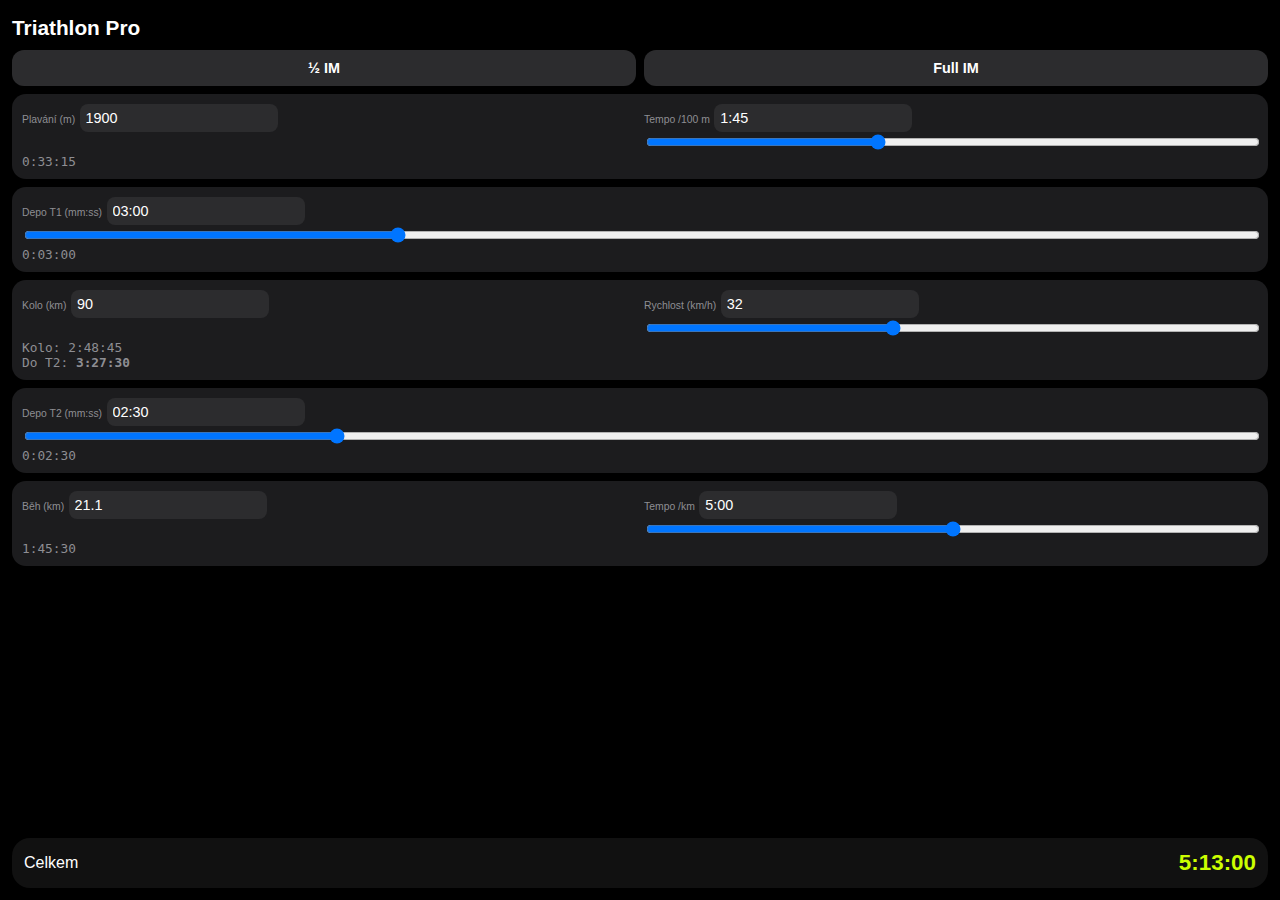
<file: index.html>
<!DOCTYPE html>
<html lang="cs">
<head>
<meta charset="UTF-8">
<meta name="viewport" content="width=device-width, initial-scale=1.0">
<title>Triathlon Pro</title>

<style>
:root {
  --bg:#000; --card:#1c1c1e; --input:#2c2c2e;
  --txt:#fff; --muted:#8e8e93; --accent:#ccff00;
}
*{box-sizing:border-box}
body{
  margin:0; padding:12px 12px 90px;
  background:var(--bg); color:var(--txt);
  font-family:-apple-system,BlinkMacSystemFont,sans-serif;
}
h1{margin:4px 0 10px;font-size:1.3rem}

.card{
  background:var(--card); border-radius:14px;
  padding:10px; margin-bottom:8px;
}
.row{display:grid; grid-template-columns:1fr 1fr; gap:8px}
label{font-size:.65rem;color:var(--muted)}
input[type=text],input[type=number]{
  background:var(--input);border:0;color:#fff;
  padding:6px;border-radius:8px;font-size:.9rem
}
input[type=range]{width:100%}
.time{font-family:monospace;font-size:.8rem;color:var(--muted)}

.btn{
  background:var(--input);
  color:var(--txt);
  border:0;
  border-radius:12px;
  padding:10px;
  font-size:.9rem;
  font-weight:600;
}

.total{
  position:fixed; left:12px; right:12px; bottom:12px;
  background:#111; border-radius:18px;
  padding:12px;
  display:flex; justify-content:space-between; align-items:center
}
.total b{color:var(--accent); font-size:1.4rem}
</style>
</head>

<body>

<h1>Triathlon Pro</h1>

<div class="row" style="margin-bottom:8px">
  <button id="halfBtn" class="btn">½ IM</button>
  <button id="fullBtn" class="btn">Full IM</button>
</div>

<!-- PLAVÁNÍ -->
<div class="card">
<div class="row">
<div>
<label>Plavání (m)</label>
<input id="swimDist" type="number" value="1900">
</div>
<div>
<label>Tempo /100 m</label>
<input id="swimPace" type="text" value="1:45">
<input id="swimSlider" type="range" min="60" max="180" step="1" value="105">
</div>
</div>
<div class="time" id="swimTime"></div>
</div>

<!-- T1 -->
<div class="card">
<label>Depo T1 (mm:ss)</label>
<input id="t1Text" type="text" value="03:00">
<input id="t1Slider" type="range" min="0" max="600" step="5" value="180">
<div class="time" id="t1Time"></div>
</div>

<!-- KOLO -->
<div class="card">
<div class="row">
<div>
<label>Kolo (km)</label>
<input id="bikeDist" type="number" value="90">
</div>
<div>
<label>Rychlost (km/h)</label>
<input id="bikeSpeed" type="number" value="32">
<input id="bikeSlider" type="range" min="20" max="50" step="0.5" value="32">
</div>
</div>
<div class="time">
  Kolo: <span id="bikeTime"></span><br>
  Do T2: <b id="toT2Time"></b>
</div>
</div>

<!-- T2 -->
<div class="card">
<label>Depo T2 (mm:ss)</label>
<input id="t2Text" type="text" value="02:30">
<input id="t2Slider" type="range" min="0" max="600" step="5" value="150">
<div class="time" id="t2Time"></div>
</div>

<!-- BĚH -->
<div class="card">
<div class="row">
<div>
<label>Běh (km)</label>
<input id="runDist" type="number" value="21.1">
</div>
<div>
<label>Tempo /km</label>
<input id="runPace" type="text" value="5:00">
<input id="runSlider" type="range" min="180" max="420" step="5" value="300">
</div>
</div>
<div class="time" id="runTime"></div>
</div>

<div class="total">
<div>Celkem</div>
<b id="total"></b>
</div>

<script>
const el=id=>document.getElementById(id);

/* pomocné */
function secToMMSS(s){
  return Math.floor(s/60)+":"+String(s%60).padStart(2,"0")
}
function paceToSec(v){
  const p=v.split(":");
  if(p.length<2) return 0;
  return (+p[0]||0)*60+(+p[1]||0)
}
function fmt(m){
  const h=Math.floor(m/60),
        mi=Math.floor(m%60),
        s=Math.floor(m*60%60);
  return `${h}:${String(mi).padStart(2,"0")}:${String(s).padStart(2,"0")}`
}

/* výpočet */
function calc(){
  const swim=(el("swimDist").value/100)*(el("swimSlider").value/60);
  const bike=(el("bikeDist").value/el("bikeSlider").value)*60;
  const run =el("runDist").value*(el("runSlider").value/60);
  const t1  =paceToSec(el("t1Text").value)/60;
  const t2  =paceToSec(el("t2Text").value)/60;

  const toT2 = swim + t1 + bike + t2;

  el("swimTime").textContent = fmt(swim);
  el("bikeTime").textContent = fmt(bike);
  el("runTime").textContent  = fmt(run);
  el("t1Time").textContent   = fmt(t1);
  el("t2Time").textContent   = fmt(t2);
  el("toT2Time").textContent = fmt(toT2);
  el("total").textContent    = fmt(toT2 + run);
}

/* synchronizace */
["swim","run"].forEach(d=>{
  el(d+"Slider").addEventListener("input",()=>{
    el(d+"Pace").value=secToMMSS(+el(d+"Slider").value);
    calc();
  });
  el(d+"Pace").addEventListener("input",()=>{
    el(d+"Slider").value=paceToSec(el(d+"Pace").value);
    calc();
  });
});

el("bikeSlider").addEventListener("input",()=>{
  el("bikeSpeed").value=el("bikeSlider").value; calc();
});
el("bikeSpeed").addEventListener("input",()=>{
  el("bikeSlider").value=el("bikeSpeed").value; calc();
});

["t1","t2"].forEach(t=>{
  el(t+"Slider").addEventListener("input",()=>{
    el(t+"Text").value=secToMMSS(+el(t+"Slider").value);
    calc();
  });
  el(t+"Text").addEventListener("input",()=>{
    el(t+"Slider").value=paceToSec(el(t+"Text").value);
    calc();
  });
});

/* přepínače */
el("halfBtn").onclick=()=>{
  el("swimDist").value=1900;
  el("bikeDist").value=90;
  el("runDist").value=21.1;
  calc();
}
el("fullBtn").onclick=()=>{
  el("swimDist").value=3800;
  el("bikeDist").value=180;
  el("runDist").value=42.2;
  calc();
}

calc();
</script>

</body>
</html>
</file>
